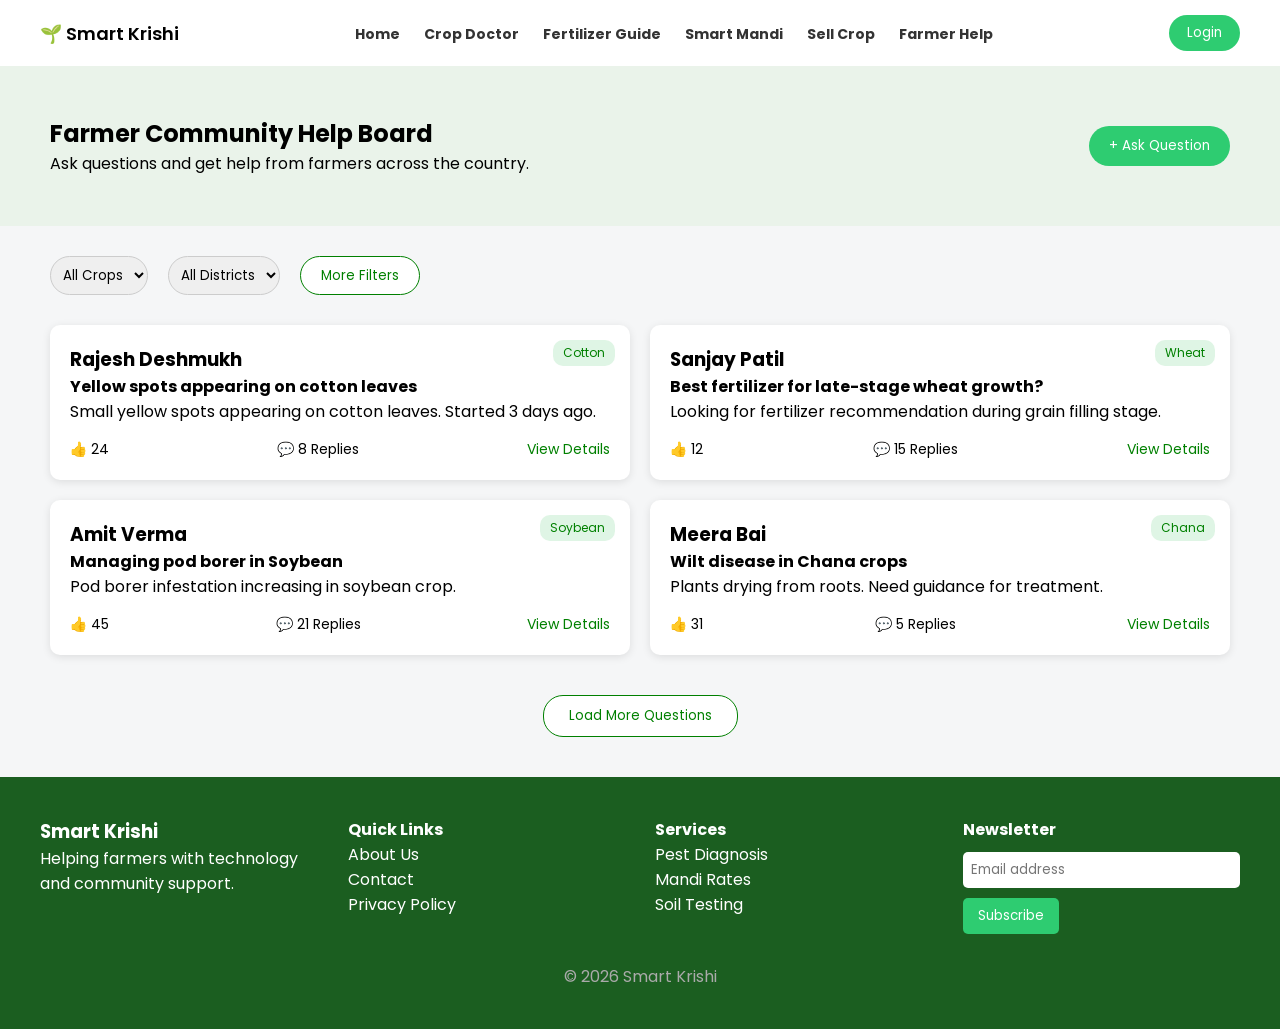
<file: farmer-help.html>
<!DOCTYPE html>
<html lang="en">

<head>
<meta charset="UTF-8">
<meta name="viewport" content="width=device-width, initial-scale=1.0">
<title>Smart Krishi - Farmer Help</title>

<link rel="stylesheet" href="farmer-help.css">

<link href="https://fonts.googleapis.com/css2?family=Poppins:wght@300;400;500;600&display=swap" rel="stylesheet">

</head>

<body>

<!-- Navbar -->

<header class="navbar">

<div class="logo">🌱 Smart Krishi</div>

<nav>
<a href="./home.html">Home</a>
<a href="./crop.html">Crop Doctor</a>
<a href="./Fertilizer_Guide.html">Fertilizer Guide</a>
<a href="./Smart_Mandi.html">Smart Mandi</a>
<a href="./sellcrop.html">Sell Crop</a>
<a href="./farmer-help.html">Farmer Help</a>
</nav>

<button class="login">Login</button>

</header>



<!-- Hero Section -->

<section class="hero">

<div>
<h1>Farmer Community Help Board</h1>
<p>Ask questions and get help from farmers across the country.</p>
</div>

<button class="ask-btn">+ Ask Question</button>

</section>



<!-- Filters -->

<section class="filters">

<select>
<option>All Crops</option>
<option>Cotton</option>
<option>Wheat</option>
<option>Soybean</option>
</select>

<select>
<option>All Districts</option>
<option>Nagpur</option>
<option>Wardha</option>
<option>Nashik</option>
</select>

<button class="filter-btn">More Filters</button>

</section>



<!-- Questions -->

<section class="questions">

<div class="card">

<h3>Rajesh Deshmukh</h3>
<span class="tag">Cotton</span>

<h4>Yellow spots appearing on cotton leaves</h4>

<p>Small yellow spots appearing on cotton leaves. Started 3 days ago.</p>

<div class="card-footer">
<span>👍 24</span>
<span>💬 8 Replies</span>
<a href="#">View Details</a>
</div>

</div>


<div class="card">

<h3>Sanjay Patil</h3>
<span class="tag">Wheat</span>

<h4>Best fertilizer for late-stage wheat growth?</h4>

<p>Looking for fertilizer recommendation during grain filling stage.</p>

<div class="card-footer">
<span>👍 12</span>
<span>💬 15 Replies</span>
<a href="#">View Details</a>
</div>

</div>


<div class="card">

<h3>Amit Verma</h3>
<span class="tag">Soybean</span>

<h4>Managing pod borer in Soybean</h4>

<p>Pod borer infestation increasing in soybean crop.</p>

<div class="card-footer">
<span>👍 45</span>
<span>💬 21 Replies</span>
<a href="#">View Details</a>
</div>

</div>


<div class="card">

<h3>Meera Bai</h3>
<span class="tag">Chana</span>

<h4>Wilt disease in Chana crops</h4>

<p>Plants drying from roots. Need guidance for treatment.</p>

<div class="card-footer">
<span>👍 31</span>
<span>💬 5 Replies</span>
<a href="#">View Details</a>
</div>

</div>

</section>



<div class="load-more">
<button>Load More Questions</button>
</div>



<!-- Footer -->

<footer class="footer">

<div class="footer-container">

<div>
<h3>Smart Krishi</h3>
<p>Helping farmers with technology and community support.</p>
</div>

<div>
<h4>Quick Links</h4>
<p>About Us</p>
<p>Contact</p>
<p>Privacy Policy</p>
</div>

<div>
<h4>Services</h4>
<p>Pest Diagnosis</p>
<p>Mandi Rates</p>
<p>Soil Testing</p>
</div>

<div>
<h4>Newsletter</h4>
<input type="email" placeholder="Email address">
<button class="subscribe">Subscribe</button>
</div>

</div>

<p class="copyright">© 2026 Smart Krishi</p>

</footer>

</body>
</html>
</file>
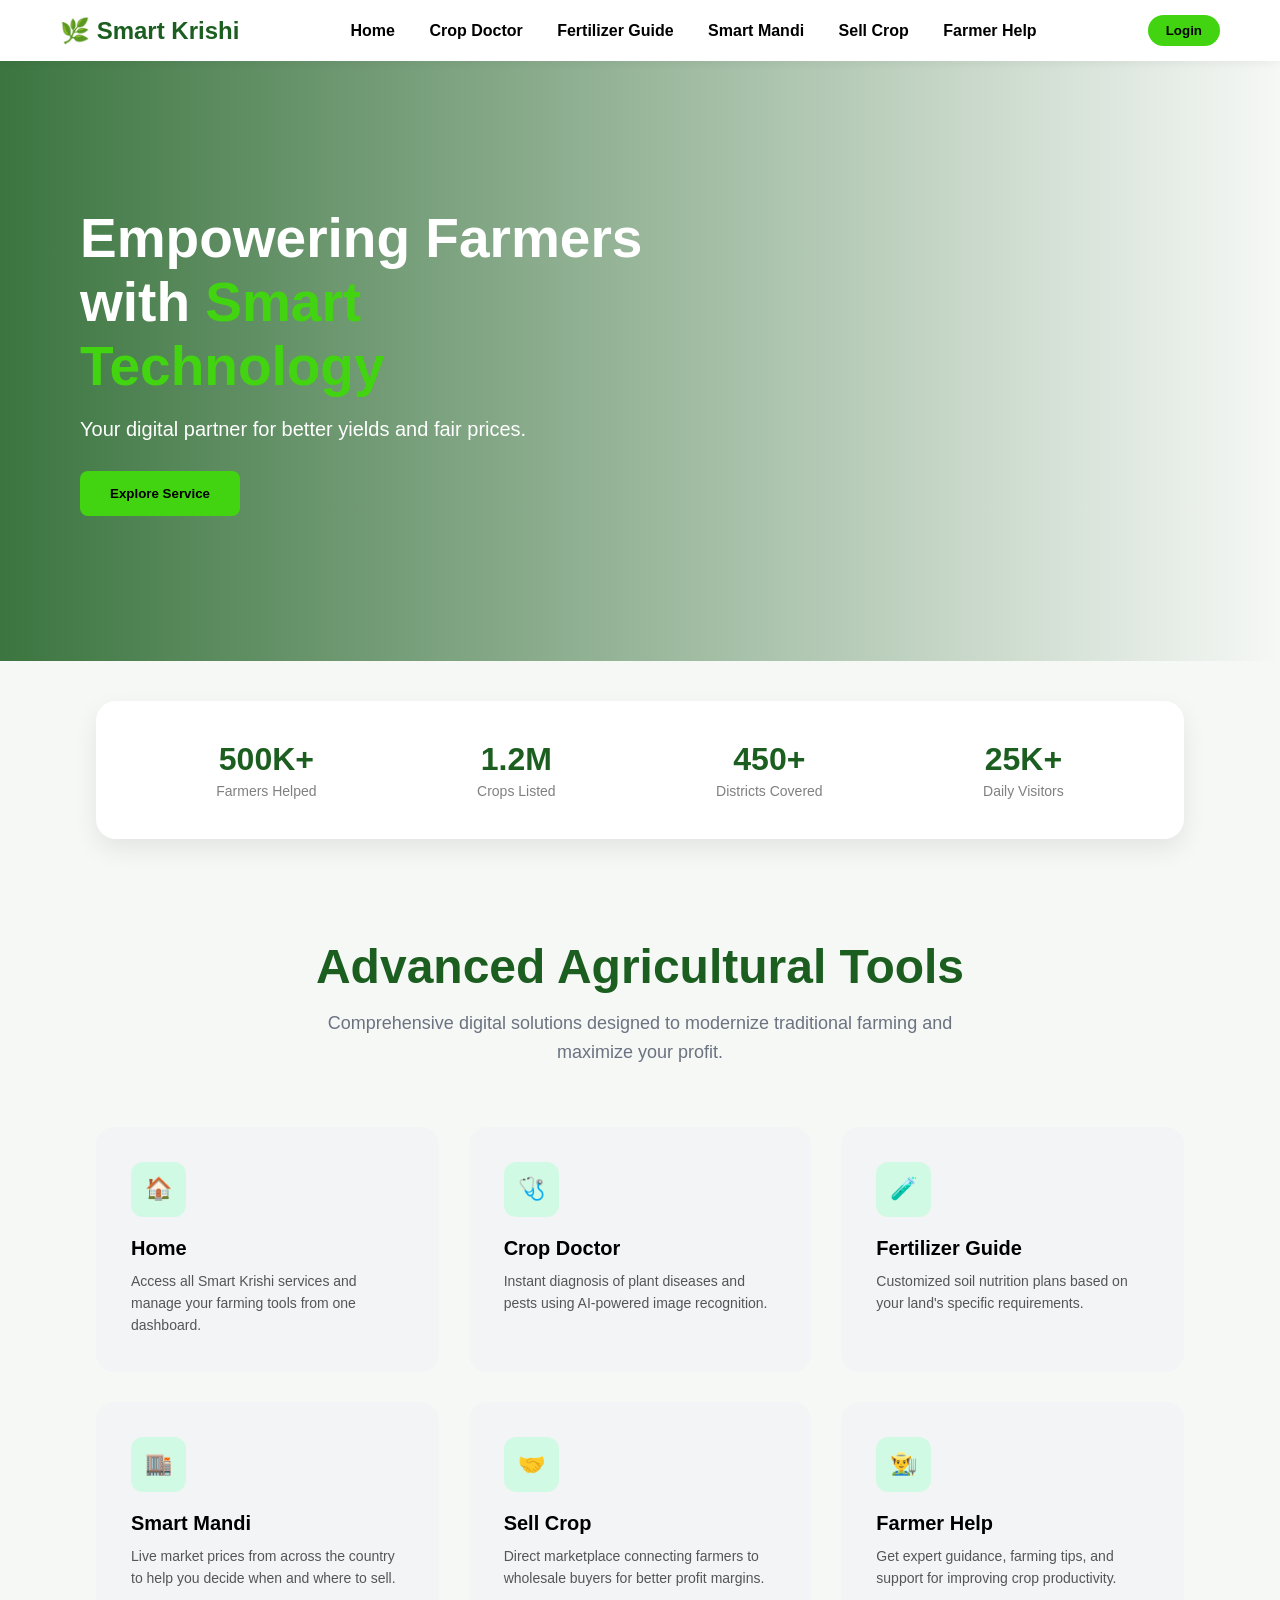
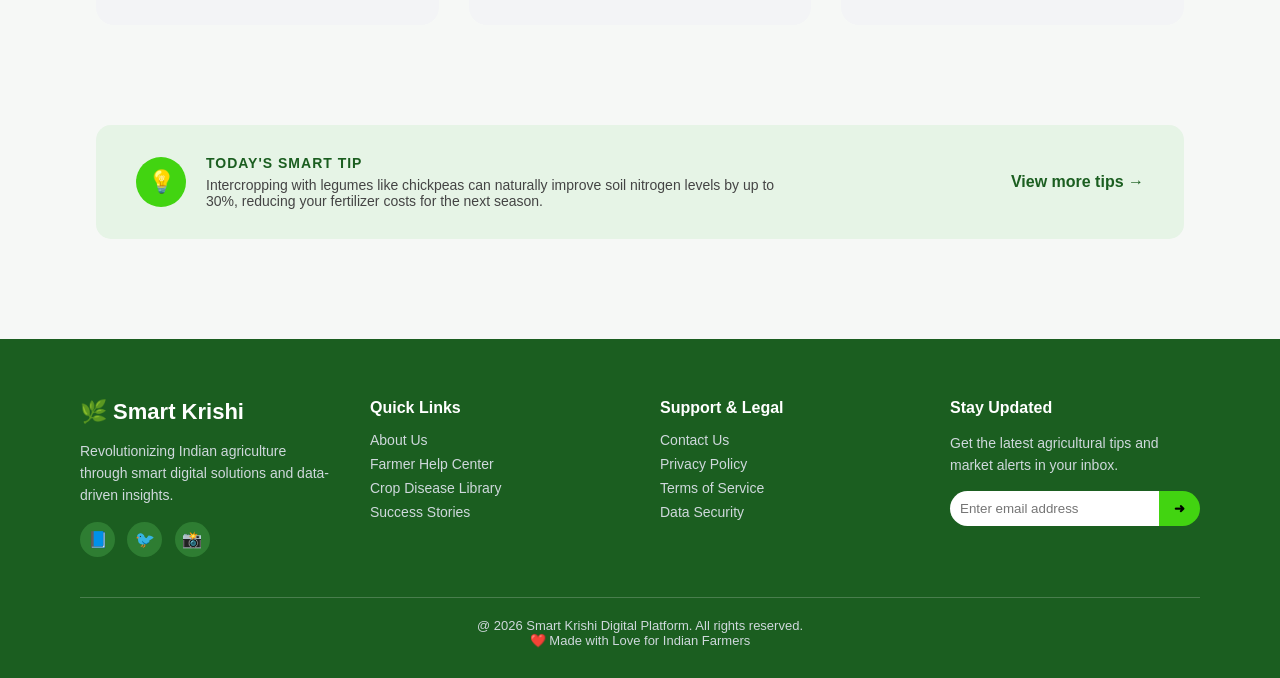
<file: home.html>
<!DOCTYPE html>
<html>
<head>
<title>Smart Krishi</title>
<meta name="viewport" content="width=device-width, initial-scale=1.0">
<link rel="stylesheet" href="home.css">
</head>

<body>

<header>
    <div class="logo">🌿 Smart Krishi</div>
    <nav>
        <a href="./home.html">Home</a>
        <a href="./crop.html">Crop Doctor</a>
        <a href="./Fertilizer_Guide.html">Fertilizer Guide</a>
        <a href="./Smart_Mandi.html">Smart Mandi</a>
        <a href="./sellcrop.html"> Sell Crop</a>
        <a href="./farmer-help.html">Farmer Help</a>
        
    </nav>
    <button class="login-btn">Login</button>
</header>

<section class="hero">
    <div class="hero-content">
        <h1>Empowering Farmers with <span>Smart Technology</span></h1>
        <p>Your digital partner for better yields and fair prices.</p>
    <button>Explore Service</button>
</section>

<section class="stats">
    <div class="stat">
        <h2>500K+</h2>
        <p>Farmers Helped</p>
    </div>
    <div class="stat">
        <h2>1.2M</h2>
        <p>Crops Listed</p>
    </div>
    <div class="stat">
        <h2>450+</h2>
        <p>Districts Covered</p>
    </div>
    <div class="stat">
        <h2>25K+</h2>
        <p>Daily Visitors</p>
    </div>
</section>

<section class="features">
    <h2 class="section-title">Advanced Agricultural Tools</h2>

<p class="section-subtitle">
        Comprehensive digital solutions designed to modernize traditional farming and maximize your profit.
    </p>

    
<div class="feature-grid">

    <div class="card">
        <div class="icon-circle">🏠</div>
        <h3>Home</h3>
        <p>Access all Smart Krishi services and manage your farming tools from one dashboard.</p>
    </div>

    <div class="card">
        <div class="icon-circle">🩺</div>
        <h3>Crop Doctor</h3>
        <p>Instant diagnosis of plant diseases and pests using AI-powered image recognition.</p>
    </div>

    <div class="card">
        <div class="icon-circle">🧪</div>
        <h3>Fertilizer Guide</h3>
        <p>Customized soil nutrition plans based on your land's specific requirements.</p>
    </div>

    <div class="card">
        <div class="icon-circle">🏬</div>
        <h3>Smart Mandi</h3>
        <p>Live market prices from across the country to help you decide when and where to sell.</p>
    </div>

    <div class="card">
        <div class="icon-circle">🤝</div>
        <h3>Sell Crop</h3>
        <p>Direct marketplace connecting farmers to wholesale buyers for better profit margins.</p>
    </div>

    <div class="card">
        <div class="icon-circle">👨‍🌾</div>
        <h3>Farmer Help</h3>
        <p>Get expert guidance, farming tips, and support for improving crop productivity.</p>
    </div>

</div>
</section>

<section class="tip">
    <div class="tip-box">
        
        <div class="tip-left">
            <div class="tip-icon">💡</div>
            <div class="tip-text">
                <h4>TODAY'S SMART TIP</h4>
                <p>Intercropping with legumes like chickpeas can naturally improve soil nitrogen levels by up to 30%, reducing your fertilizer costs for the next season.</p>
            </div>
        </div>

        <div class="tip-right">
            <a href="#">View more tips →</a>
        </div>

    </div>
</section>
       <footer>
    <div class="footer-container">

        <!-- Column 1 -->
        <div class="footer-col">
            <h3>🌿 Smart Krishi</h3>
            <p>Revolutionizing Indian agriculture through smart digital solutions and data-driven insights.</p>

            <div class="social-icons">
                <span>📘</span>
                <span>🐦</span>
                <span>📸</span>
            </div>
        </div>

        <!-- Column 2 -->
        <div class="footer-col">
            <h4>Quick Links</h4>
            <a href="#">About Us</a>
            <a href="#">Farmer Help Center</a>
            <a href="#">Crop Disease Library</a>
            <a href="#">Success Stories</a>
        </div>

        <!-- Column 3 -->
        <div class="footer-col">
            <h4>Support & Legal</h4>
            <a href="#">Contact Us</a>
            <a href="#">Privacy Policy</a>
            <a href="#">Terms of Service</a>
            <a href="#">Data Security</a>
        </div>

        <!-- Column 4 -->
        <div class="footer-col">
            <h4>Stay Updated</h4>
            <p>Get the latest agricultural tips and market alerts in your inbox.</p>

            <div class="newsletter">
                <input type="email" placeholder="Enter email address">
                <button>➜</button>
            </div>
        </div>

    </div>

    <div class="footer-bottom">
        @ 2026 Smart Krishi Digital Platform. All rights reserved.
        <br>
        ❤️ Made with Love for Indian Farmers
    </div>
</footer>

</body>
</html>
</file>
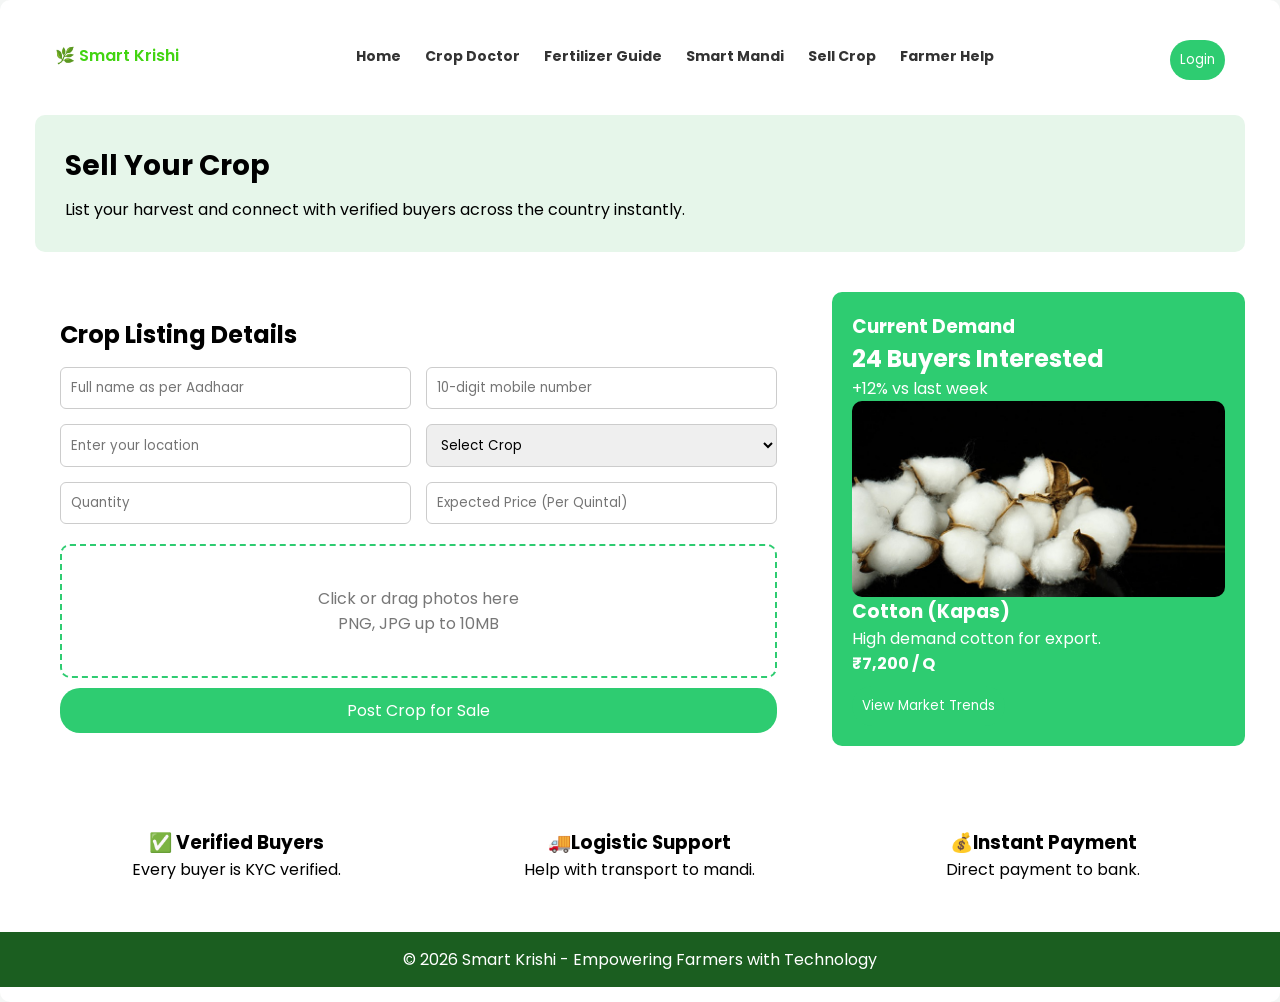
<file: sellcrop.html>
</div>

<div class="market">
<!DOCTYPE html>

<html lang="en">
<head>
<meta charset="UTF-8">
<meta name="viewport" content="width=device-width, initial-scale=1.0">
<title>Smart Krishi - Sell Crop</title>

<link href="https://fonts.googleapis.com/css2?family=Poppins:wght@300;400;500;600&display=swap" rel="stylesheet">

<style>

*{
margin:0;
padding:0;
box-sizing:border-box;
font-family:Poppins, sans-serif;
}

body{
background:#f4f6f5;
}

header{
display:flex;
justify-content:space-between;
align-items:center;
padding:15px 40px;
background:white;
}

.logo{
display:flex;
align-items:center;
gap:10px;
color:#42d411;
font-weight:600;
}

nav a{
text-decoration:none;
margin:0 10px;
color:#333;
font-size:14px;
font-weight:bold;
}

nav a.active{
color:#42d411;
font-weight:600;
}

.login{
background:#42d411;
color:white;
border:none;
padding:8px 18px;
border-radius:20px;
cursor:pointer;
}

.banner{
background:#e6f6ea;
margin:20px;
padding:30px;
border-radius:10px;
}

.banner h1{
font-size:28px;
margin-bottom:10px;
}

.container{
display:flex;
gap:30px;
padding:20px;
}

.form-box{
background:white;
padding:25px;
border-radius:10px;
width:65%;
}

.form-grid{
display:grid;
grid-template-columns:1fr 1fr;
gap:15px;
margin-top:15px;
}

input,select{
padding:10px;
border:1px solid #ccc;
border-radius:6px;
}

.upload{
margin-top:20px;
border:2px dashed #2ecc71;
padding:40px;
text-align:center;
border-radius:10px;
color:#777;
}

.post-btn{
margin-top:20px;
width:100%;
background:#2ecc71;
border:none;
color:white;
padding:14px;
border-radius:25px;
font-size:16px;
cursor:pointer;
}

.side{
width:35%;
display:flex;
flex-direction:column;
gap:20px;
}

.demand{
background:#2ecc71;
color:white;
padding:20px;
border-radius:10px;
}

.market{
background:white;
padding:15px;
border-radius:10px;
}

.market img{
width:100%;
border-radius:10px;
}

.market button{
margin-top:10px;
background:#2ecc71;
border:none;
color:white;
padding:10px;
border-radius:20px;
cursor:pointer;
}

.features{
display:flex;
gap:20px;
padding:30px;
}

.feature{
background:white;
padding:20px;
border-radius:10px;
flex:1;
text-align:center;
}

footer{
text-align:center;
padding:15px 0;
background:#1b5e20;
color:white;
width:100vw;
margin-left:calc(-50vw + 50%);
}
</style>

</head>

<body>

<header>

<div class="logo">
🌿 Smart Krishi
</div>

<nav>
<a href="./home.html">Home</a>
<a href="./crop.html">Crop Doctor</a>
<a href="./Fertilizer_Guide.html">Fertilizer Guide</a>
<a href="./Smart_Mandi.html">Smart Mandi</a>
<a href="./sellcrop.html">Sell Crop</a>
<a href="./farmer-help.html">Farmer Help</a>
</nav>

<button class="login">Login</button>

</header>

<section class="banner">

<h1>Sell Your Crop</h1>
<p>List your harvest and connect with verified buyers across the country instantly.</p>

</section>
<section class="container">

<div class="form-box">

<h2>Crop Listing Details</h2>
<div class="form-grid">
<input type="text" placeholder="Full name as per Aadhaar">
<input type="text" placeholder="10-digit mobile number">

<input type="text" placeholder="Enter your location">

<select>
<option>Select Crop</option>
<option>Wheat</option>
<option>Rice</option>
<option>Cotton</option>
</select>

<input type="text" placeholder="Quantity">

<input type="text" placeholder="Expected Price (Per Quintal)">

</div>

<div class="upload">

<p>Click or drag photos here</p>
<span>PNG, JPG up to 10MB</span>

</div>

<button class="post-btn">Post Crop for Sale</button>

</div>

<div class="side">

<div class="demand">

<h3>Current Demand</h3>
<h1>24 Buyers Interested</h1>
<p>+12% vs last week</p>
<img src="cottons.jpg">
<h3>Cotton (Kapas)</h3>
<p>High demand cotton for export.</p>

<h4>₹7,200 / Q</h4>
<button>View Market Trends</button>
</div>
</div>
</section>
<section class="features">
<div class="feature">
<h3>✅ Verified Buyers</h3>
<p>Every buyer is KYC verified.</p>
</div>
<div class="feature">
<h3>🚚Logistic Support</h3>
<p>Help with transport to mandi.</p>
</div>
<div class="feature">
<h3>💰Instant Payment</h3>
<p>Direct payment to bank.</p>
</div>

</section>

<footer>

<p>© 2026 Smart Krishi - Empowering Farmers with Technology</p>

</footer>

</body>
</html>
</file>
<file: farmer-help.css>
*{
margin:0;
padding:0;
box-sizing:border-box;
font-family:Poppins,sans-serif;
}

body{
background:#f5f6f7;
}

/* Navbar */

.navbar{
display:flex;
justify-content:space-between;
align-items:center;
padding:15px 40px;
background:white;
box-shadow:0 2px 5px rgba(0,0,0,0.1);
}

.logo{
font-size:18px;
font-weight:600;
}

.navbar nav a{
margin:0 10px;
text-decoration:none;
color:#333;
font-size:14px;
font-weight:bold;
}

.active{
color:green;
font-weight:500;
}

.login{
background:#2ecc71;
color:white;
border:none;
padding:8px 18px;
border-radius:20px;
cursor:pointer;
}

/* Hero */

.hero{
display:flex;
justify-content:space-between;
align-items:center;
padding:50px;
background:#eaf3ea;
}

.ask-btn{
background:#2ecc71;
color:white;
border:none;
padding:10px 20px;
border-radius:25px;
cursor:pointer;
}

/* Filters */

.filters{
display:flex;
gap:20px;
padding:30px 50px;
}

.filters select{
padding:8px;
border-radius:20px;
border:1px solid #ccc;
}

.filter-btn{
padding:8px 20px;
border-radius:20px;
border:1px solid green;
background:white;
color:green;
}

/* Questions */

.questions{
display:grid;
grid-template-columns:repeat(2,1fr);
gap:20px;
padding:0 50px;
}

.card{
background:white;
padding:20px;
border-radius:10px;
box-shadow:0 2px 8px rgba(0,0,0,0.1);
position:relative;
}

.tag{
position:absolute;
top:15px;
right:15px;
background:#dff5e5;
color:green;
padding:4px 10px;
border-radius:10px;
font-size:12px;
}

.card-footer{
display:flex;
justify-content:space-between;
margin-top:15px;
font-size:14px;
}

.card-footer a{
color:green;
text-decoration:none;
}

/* Load More */

.load-more{
text-align:center;
margin:40px;
}

.load-more button{
padding:10px 25px;
border-radius:20px;
border:1px solid green;
background:white;
color:green;
}

/* Footer */

.footer{
background:#1b5e20;
color:white;
padding:40px;
margin-top:40px;
}

.footer-container{
display:grid;
grid-template-columns:repeat(4,1fr);
gap:30px;
}

.footer input{
padding:8px;
width:100%;
margin:10px 0;
border:none;
border-radius:5px;
}

.subscribe{
background:#2ecc71;
border:none;
padding:8px 15px;
color:white;
border-radius:5px;
}

.copyright{
text-align:center;
margin-top:30px;
color:#aaa;
}
</file>
<file: home.css>
/* ====== RESET ====== */
*{
    margin:0;
    padding:0;
    box-sizing:border-box;
    font-family: 'Segoe UI', sans-serif;
}

body{
    background:#f6f8f6;
}

/* ====== NAVBAR ====== */
header{
    position:sticky;
    top:0;
    background:white;
    display:flex;
    justify-content:space-between;
    align-items:center;
    padding:15px 60px;
    box-shadow:0 2px 10px rgba(0,0,0,0.05);
    z-index:1000;
}

.logo{
    font-size:24px;
    font-weight:bold;
    color:#1b5e20;
}

nav a{
    text-decoration:none;
    margin:0 15px;
    font-weight:600;
    color:black;
}

nav a:hover{
    color:#42d411;
}

.login-btn{
    background:#42d411;
    border:none;
    padding:8px 18px;
    border-radius:20px;
    font-weight:bold;
    cursor:pointer;
}

/* ====== HERO ====== */
.hero{
    height:600px;
    background:url("https://images.unsplash.com/photo-1500937386664-56d1dfef3854") center/cover no-repeat;
    position:relative;
    display:flex;
    align-items:center;
}

.hero::after{
    content:"";
    position:absolute;
    width:100%;
    height:100%;
    background:linear-gradient(to right, rgba(27,94,32,0.85), transparent);
}

.hero-content{
    position:relative;
    color:white;
    max-width:600px;
    margin-left:80px;
    z-index:2;
}

.hero-content h1{
    font-size:55px;
    margin-bottom:20px;
}

.hero-content span{
    color:#42d411;
}

.hero-content p{
    font-size:20px;
    margin-bottom:30px;
}

.hero-content button{
  padding: 15px 30px;
  background: #42d411;
  border: none;
  font-weight: bold;
  border-radius: 8px;
  cursor:pointer;
}


  

/* ====== STATS ====== */
.stats{
    width:85%;
    margin:40px auto 80px;   /* remove negative margin */
    background:white;
    display:flex;
    justify-content:space-around;
    padding:40px;
    border-radius:20px;
    box-shadow:0 10px 25px rgba(0,0,0,0.08);
    position:relative;
    z-index:5;
}
.stat{
    text-align:center;
}

.stat h2{
    font-size:32px;
    color:#1b5e20;
}

.stat p{
    color:gray;
    font-size:14px;
    margin-top:5px;
}


.section-title{
    text-align:center;
    font-size:48px;
    font-weight:800;
    color:#1b5e20;
    margin-bottom:15px;
}

.section-subtitle{
    text-align:center;
    max-width:700px;
    margin:0 auto 60px;
    font-size:18px;
    color:#6b7280;
    line-height:1.6;
}
/* ====== FEATURES ====== */
/* ===== FEATURES SECTION ===== */

.features{
    width:85%;
    margin:100px auto;
}

.feature-grid{
    display:grid;
    grid-template-columns:repeat(3,1fr);
    gap:30px;
}

/* Card Design */
.card{
    background:#f3f4f6;  /* light gray */
    padding:35px;
    border-radius:18px;
    transition:0.3s ease;
}

.card:hover{
    transform:translateY(-6px);
    box-shadow:0 8px 20px rgba(0,0,0,0.08);
}

.card h3{
    margin:20px 0 10px;
    font-size:20px;
}

.card p{
    font-size:14px;
    color:#555;
    line-height:1.6;
}

/* Green Icon Circle */
.icon-circle{
    width:55px;
    height:55px;
    background:#d1fae5;
    border-radius:12px;
    display:flex;
    align-items:center;
    justify-content:center;
    font-size:22px;
    color:#1b5e20;
}

/* Responsive */
@media(max-width:900px){
    .feature-grid{
        grid-template-columns:repeat(2,1fr);
    }
}

@media(max-width:600px){
    .feature-grid{
        grid-template-columns:1fr;
    }
}

/* ===== SMART TIP UPDATED ===== */

.tip{
    width:85%;
    margin:0 auto 100px;
}

.tip-box{
    background:#e6f4e6;
    padding:30px 40px;
    border-radius:15px;
    display:flex;
    justify-content:space-between;
    align-items:center;
    flex-wrap:wrap;
}

.tip-left{
    display:flex;
    align-items:center;
    gap:20px;
}

.tip-icon{
    width:50px;
    height:50px;
    background:#42d411;
    border-radius:50%;
    display:flex;
    align-items:center;
    justify-content:center;
    font-size:22px;
    color:white;
}

.tip-text h4{
    font-size:14px;
    letter-spacing:1px;
    color:#1b5e20;
    margin-bottom:6px;
}

.tip-text p{
    font-size:14px;
    color:#444;
    max-width:600px;
}

.tip-right a{
    text-decoration:none;
    font-weight:600;
    color:#1b5e20;
    transition:0.3s;
}

.tip-right a:hover{
    color:#42d411;
}
/* ===== FOOTER ===== */

footer{
    background:#1b5e20;
    color:white;
    padding:60px 80px 30px;
}

.footer-container{
    display:grid;
    grid-template-columns:repeat(4,1fr);
    gap:40px;
}

.footer-col h3{
    font-size:22px;
    margin-bottom:15px;
}

.footer-col h4{
    margin-bottom:15px;
    font-size:16px;
}

.footer-col p{
    font-size:14px;
    color:#cfd8dc;
    line-height:1.6;
}

.footer-col a{
    display:block;
    color:#cfd8dc;
    text-decoration:none;
    font-size:14px;
    margin-bottom:8px;
    transition:0.3s;
}

.footer-col a:hover{
    color:#42d411;
}

/* Social Icons */
.social-icons{
    margin-top:15px;
}

.social-icons span{
    display:inline-block;
    background:#2e7d32;
    width:35px;
    height:35px;
    line-height:35px;
    text-align:center;
    border-radius:50%;
    margin-right:8px;
    cursor:pointer;
    transition:0.3s;
}

.social-icons span:hover{
    background:#42d411;
}

/* Newsletter */
.newsletter{
    display:flex;
    margin-top:15px;
}

.newsletter input{
    flex:1;
    padding:10px;
    border:none;
    border-radius:20px 0 0 20px;
    outline:none;
}

.newsletter button{
    background:#42d411;
    border:none;
    padding:10px 15px;
    border-radius:0 20px 20px 0;
    cursor:pointer;
    font-weight:bold;
}

/* Bottom Line */
.footer-bottom{
    text-align:center;
    margin-top:40px;
    padding-top:20px;
    border-top:1px solid rgba(255,255,255,0.2);
    font-size:13px;
    color:#cfd8dc;
}

/* Responsive */
@media(max-width:900px){
    .footer-container{
        grid-template-columns:repeat(2,1fr);
    }
}

@media(max-width:600px){
    .footer-container{
        grid-template-columns:1fr;
    }

    footer{
        padding:40px 30px;
    }
}


/* ====== RESPONSIVE ====== */
@media(max-width:900px){

    .feature-grid{
        grid-template-columns:repeat(2,1fr);
    }

    .stats{
        flex-direction:column;
        gap:20px;
    }

    header{
        flex-direction:column;
        gap:10px;
    }

}

@media(max-width:600px){

    .feature-grid{
        grid-template-columns:1fr;
    }

    .hero-content{
        margin-left:30px;
    }

    .hero-content h1{
        font-size:35px;
    }

}
</file>
